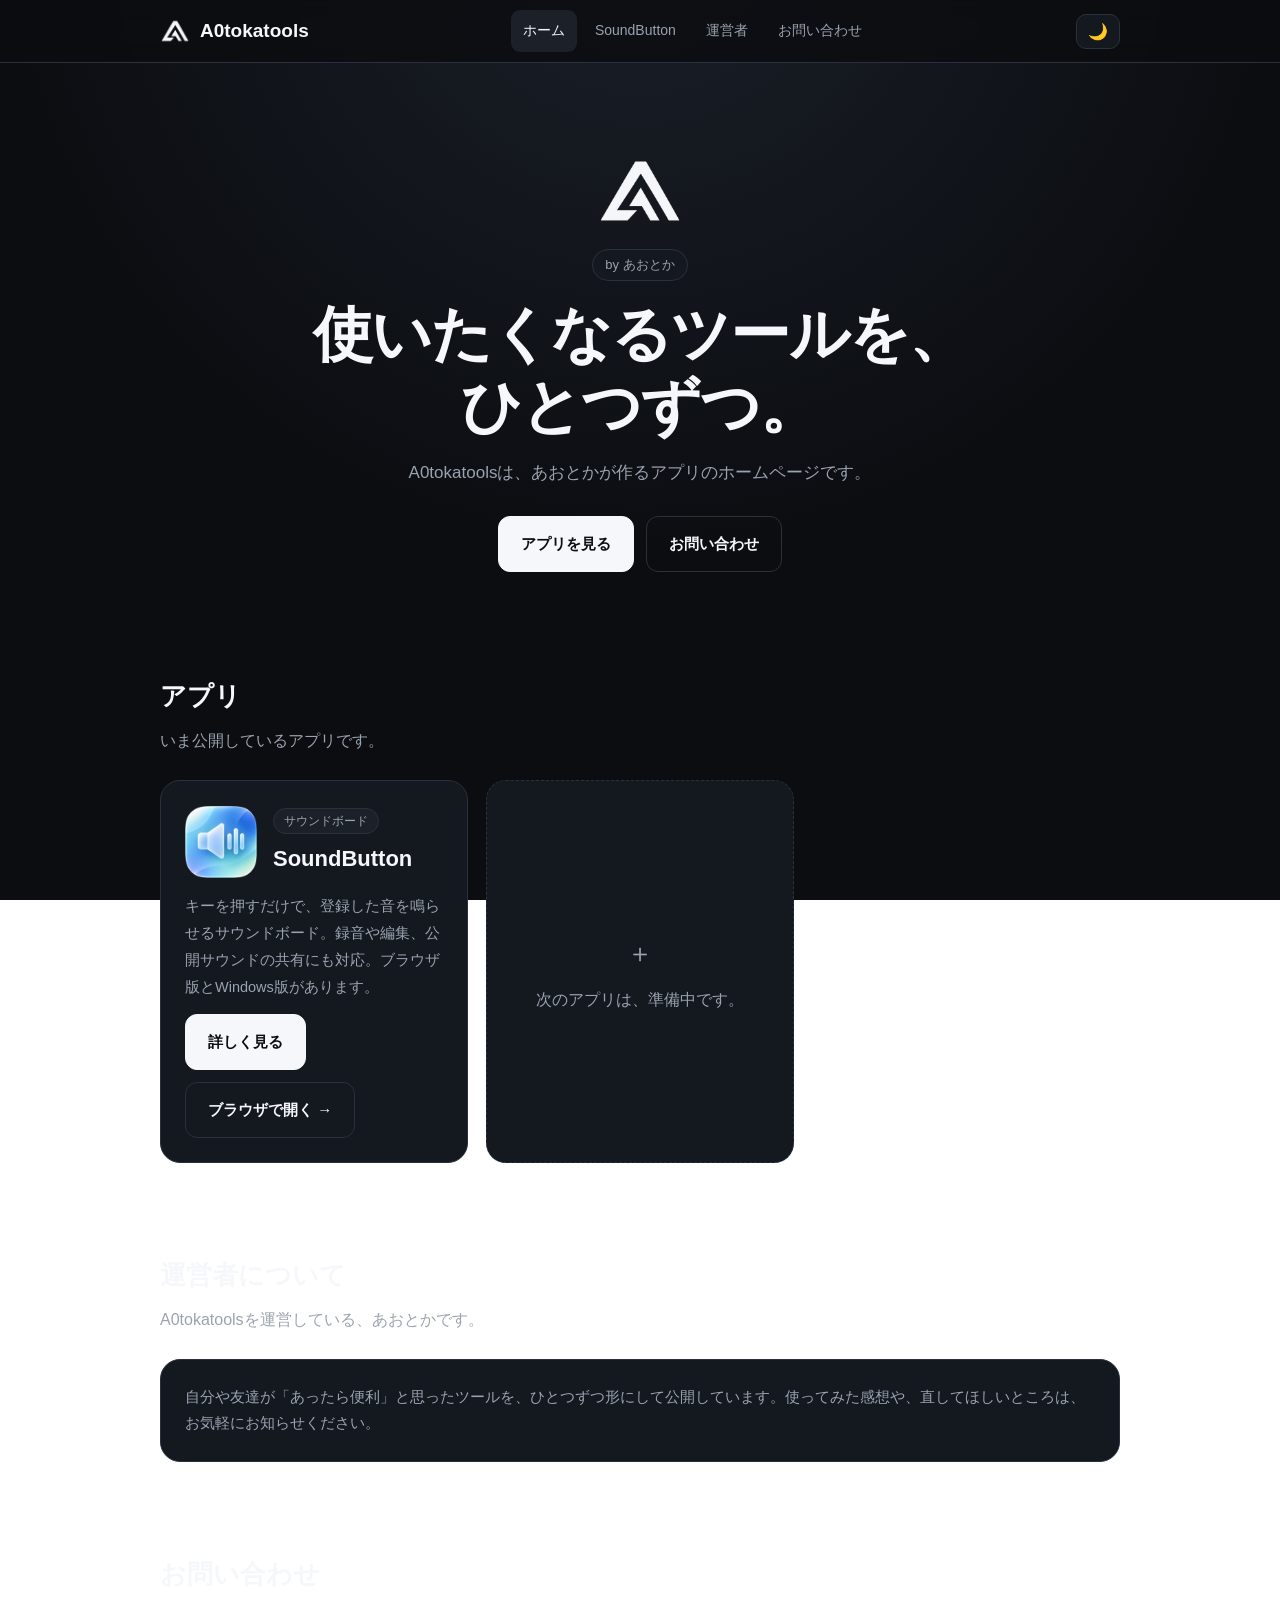
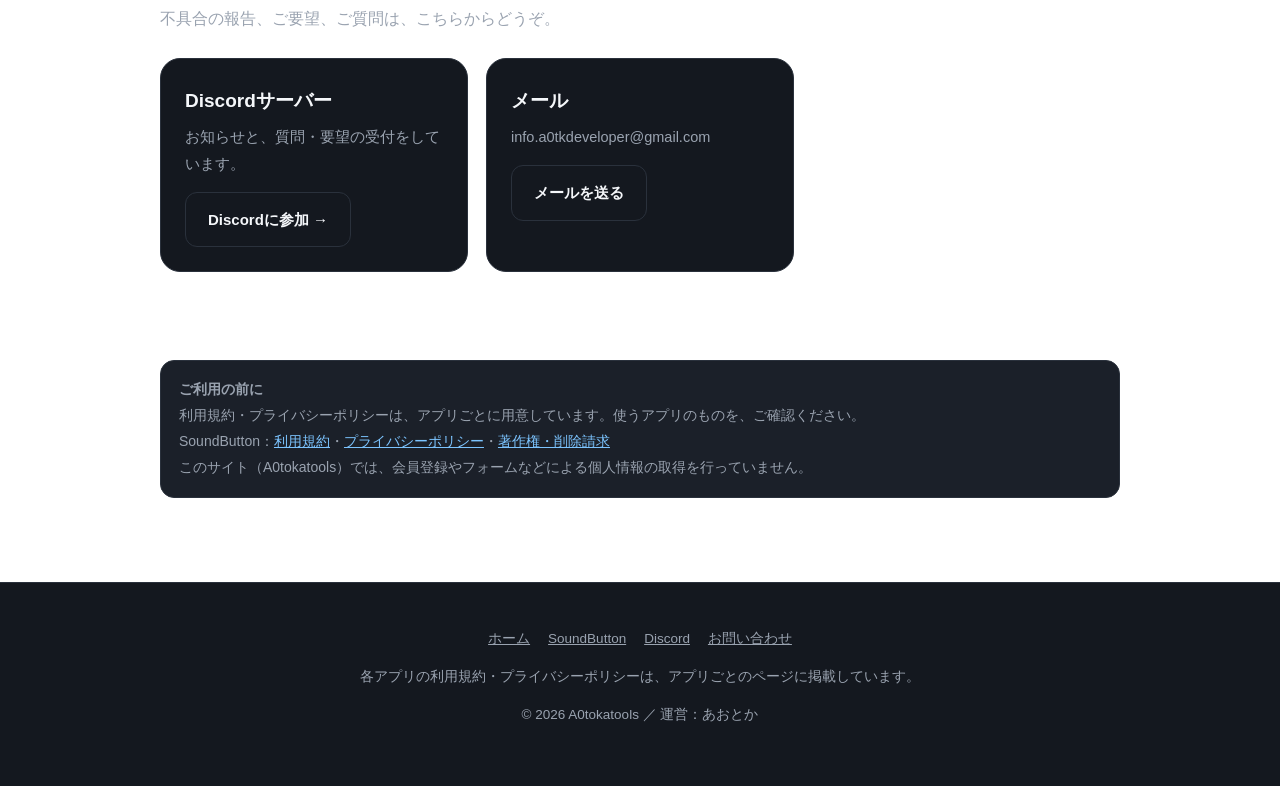
<file: a0tokatools-site/index.html>
<!DOCTYPE html><html lang="ja"><head><meta charset="UTF-8"><meta name="viewport" content="width=device-width,initial-scale=1,viewport-fit=cover"><link rel="icon" href="favicon-64.png" type="image/png"><link rel="apple-touch-icon" href="apple-touch-icon.png"><link rel="stylesheet" href="style.css"><script>try{document.documentElement.dataset.theme=localStorage.getItem("a0_theme")||"dark"}catch(e){document.documentElement.dataset.theme="dark"}</script><title>A0tokatools | あおとかのアプリ置き場</title><meta name="description" content="あおとかが作るアプリのホームページ。サウンドボード「SoundButton」など。"><meta property="og:title" content="A0tokatools"><meta property="og:description" content="あおとかが作るアプリのホームページ。"><meta property="og:image" content="og-image.png"></head><body>
<header class="top"><div class="wrap"><a class="logo" href="./"><img class="li-dark" src="mark-white.png" alt="" width="30" height="30"><img class="li-light" src="mark-dark.png" alt="" width="30" height="30">A0tokatools</a>
<nav class="main"><a href="./" class="on">ホーム</a><a href="soundbutton.html" class="">SoundButton</a><a href="./#about">運営者</a><a href="./#contact">お問い合わせ</a></nav>
<span><button class="tbtn" id="theme" aria-label="テーマを切り替える">🌙</button> <button class="tbtn" id="navbtn" aria-label="メニュー">☰</button></span></div></header>
<main class="wrap">
  <div class="hero"><div class="hl"><img class="li-dark" src="mark-white.png" alt="A0tokatools" width="88" height="88"><img class="li-light" src="mark-dark.png" alt="A0tokatools" width="88" height="88"></div><span class="eyebrow">by あおとか</span><h1>使いたくなるツールを、<br>ひとつずつ。</h1><p>A0tokatoolsは、あおとかが作るアプリのホームページです。</p>
    <div class="actions" style="justify-content:center"><a class="btn primary" href="#apps">アプリを見る</a><a class="btn" href="#contact">お問い合わせ</a></div></div>

  <section id="apps"><h2>アプリ</h2><p class="lead">いま公開しているアプリです。</p>
    <div class="grid">
      <div class="card appcard">
        <div class="head"><div><img class="li-dark" src="icon-dark-180.png" alt="SoundButton"><img class="li-light" src="icon-light-512.png" alt="SoundButton"></div><div><span class="tag">サウンドボード</span><h3 style="margin:4px 0 0;font-size:22px">SoundButton</h3></div></div>
        <p>キーを押すだけで、登録した音を鳴らせるサウンドボード。録音や編集、公開サウンドの共有にも対応。ブラウザ版とWindows版があります。</p>
        <div class="actions"><a class="btn primary" href="soundbutton.html">詳しく見る</a><a class="btn" data-link="app">ブラウザで開く →</a></div>
      </div>
      <div class="card soon"><div><div class="ic">＋</div>次のアプリは、準備中です。</div></div>
    </div></section>

  <section id="about"><h2>運営者について</h2><p class="lead">A0tokatoolsを運営している、あおとかです。</p>
    <div class="card"><p>自分や友達が「あったら便利」と思ったツールを、ひとつずつ形にして公開しています。使ってみた感想や、直してほしいところは、お気軽にお知らせください。</p></div></section>

  <section id="contact"><h2>お問い合わせ</h2><p class="lead">不具合の報告、ご要望、ご質問は、こちらからどうぞ。</p>
    <div class="grid"><div class="card"><h3>Discordサーバー</h3><p>お知らせと、質問・要望の受付をしています。</p><p style="margin-top:14px"><a class="btn" data-link="discord">Discordに参加 →</a></p></div>
    <div class="card"><h3>メール</h3><p data-mail></p><p style="margin-top:14px"><a class="btn" data-link="mail">メールを送る</a></p></div></div></section>

  <section><div class="notice"><b>ご利用の前に</b><br>利用規約・プライバシーポリシーは、アプリごとに用意しています。使うアプリのものを、ご確認ください。<br>
    SoundButton：<a data-link="terms">利用規約</a>・<a data-link="privacy">プライバシーポリシー</a>・<a data-link="copyright">著作権・削除請求</a><br>
    このサイト（A0tokatools）では、会員登録やフォームなどによる個人情報の取得を行っていません。</div></section>
</main>
<footer><div class="wrap"><p><a href="./">ホーム</a><a href="soundbutton.html">SoundButton</a><a data-link="discord">Discord</a><a data-link="mail">お問い合わせ</a></p><p>各アプリの利用規約・プライバシーポリシーは、アプリごとのページに掲載しています。</p><p>© 2026 A0tokatools ／ 運営：あおとか</p></div></footer><script src="site.js"></script></body></html>
</file>
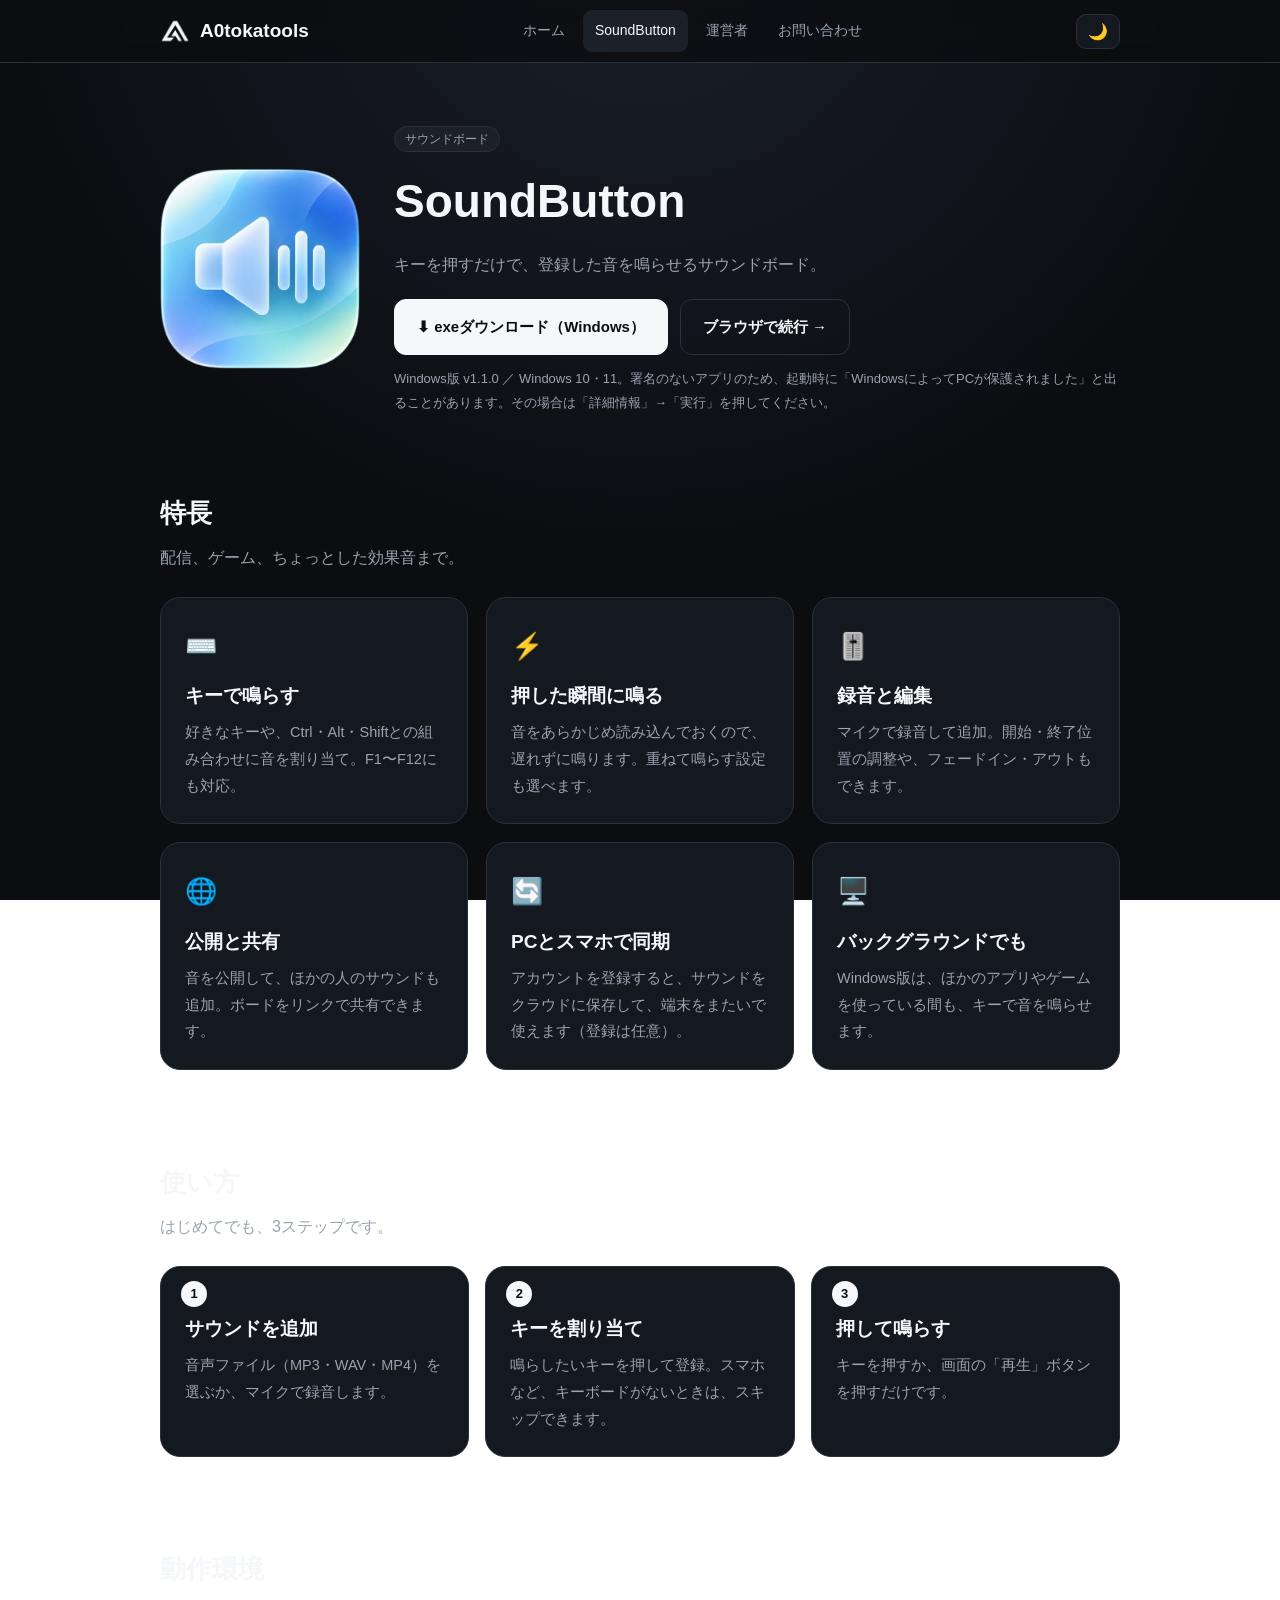
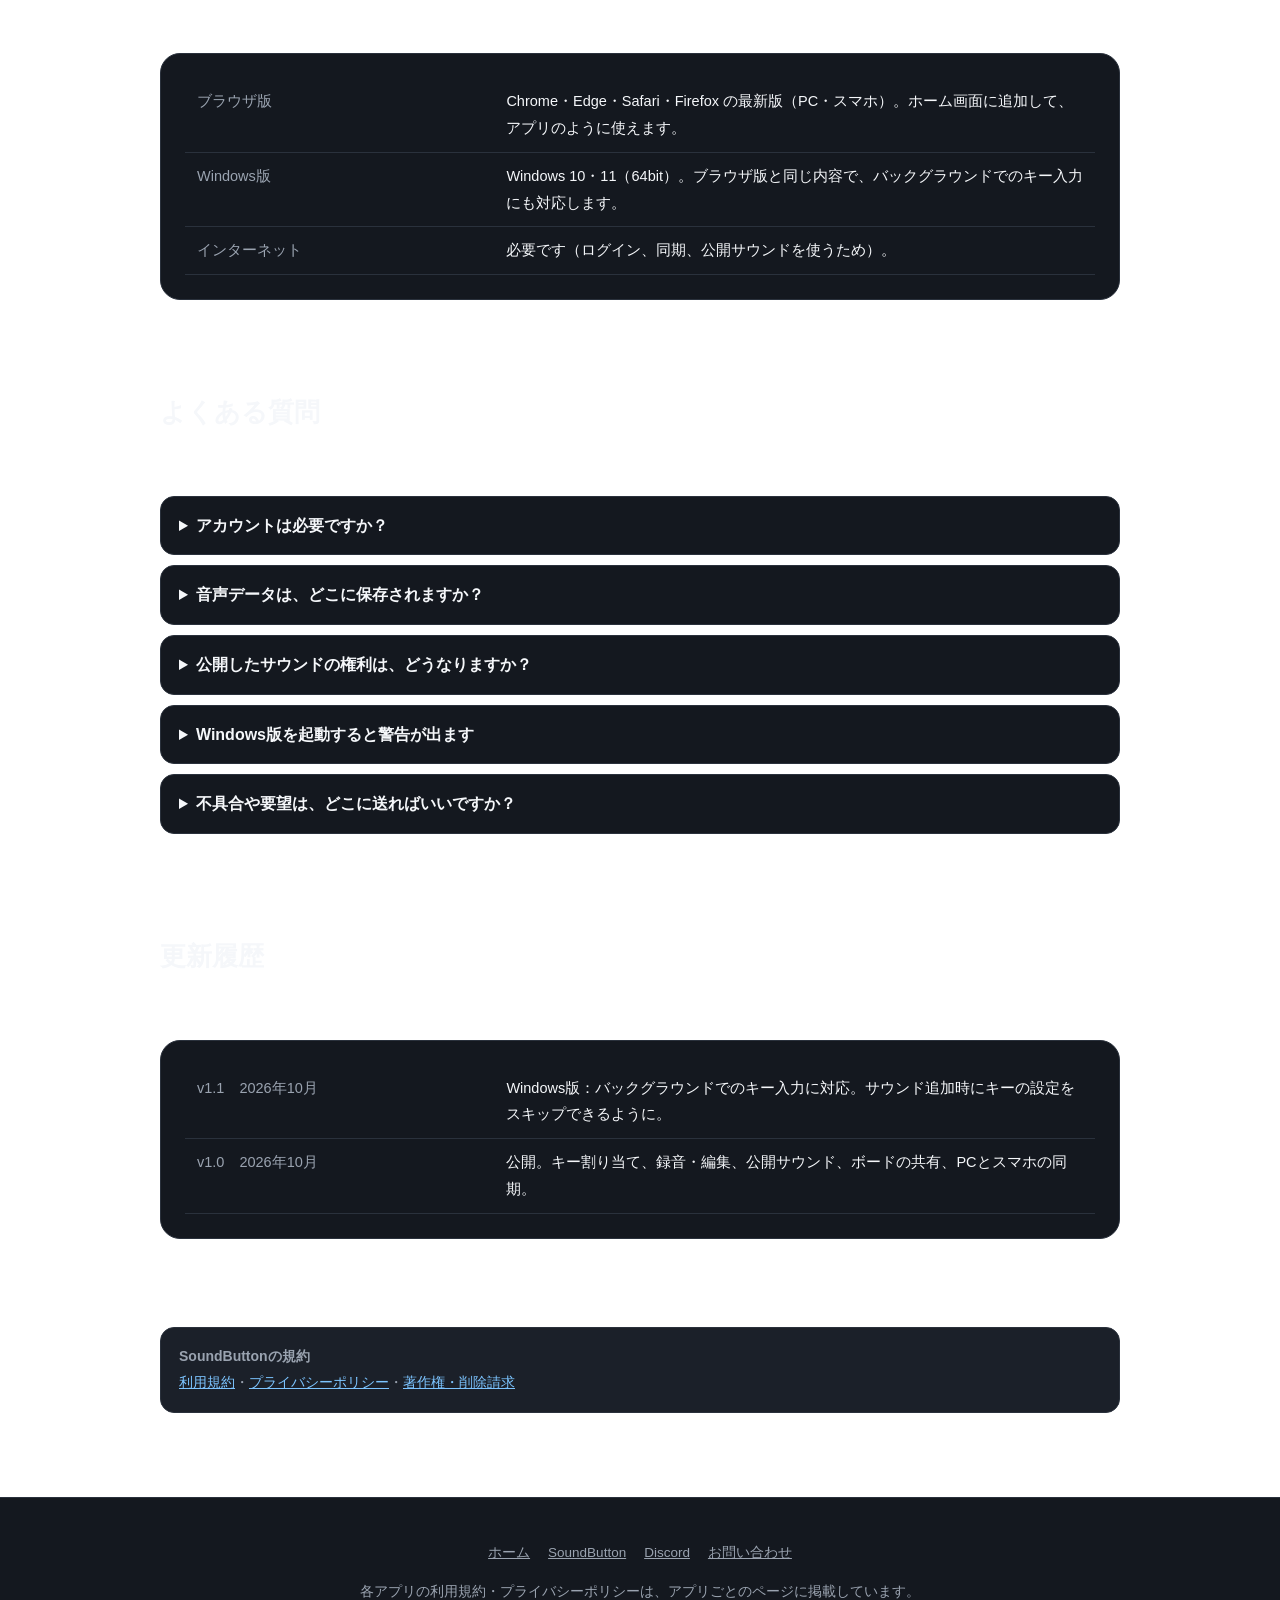
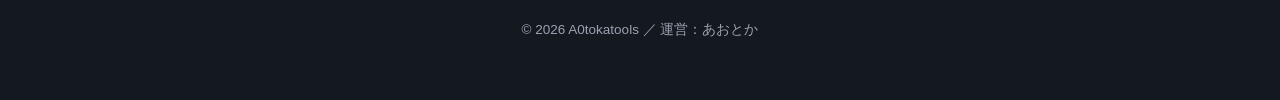
<file: a0tokatools-site/soundbutton.html>
<!DOCTYPE html><html lang="ja"><head><meta charset="UTF-8"><meta name="viewport" content="width=device-width,initial-scale=1,viewport-fit=cover"><link rel="icon" href="favicon-64.png" type="image/png"><link rel="apple-touch-icon" href="apple-touch-icon.png"><link rel="stylesheet" href="style.css"><script>try{document.documentElement.dataset.theme=localStorage.getItem("a0_theme")||"dark"}catch(e){document.documentElement.dataset.theme="dark"}</script><title>SoundButton | A0tokatools</title><meta name="description" content="キーを押すだけで音を鳴らせるサウンドボード「SoundButton」。ブラウザ版とWindows版。"><meta property="og:title" content="SoundButton"><meta property="og:description" content="キーを押すだけで音を鳴らせるサウンドボード。"><meta property="og:image" content="og-image.png"></head><body>
<header class="top"><div class="wrap"><a class="logo" href="./"><img class="li-dark" src="mark-white.png" alt="" width="30" height="30"><img class="li-light" src="mark-dark.png" alt="" width="30" height="30">A0tokatools</a>
<nav class="main"><a href="./" class="">ホーム</a><a href="soundbutton.html" class="on">SoundButton</a><a href="./#about">運営者</a><a href="./#contact">お問い合わせ</a></nav>
<span><button class="tbtn" id="theme" aria-label="テーマを切り替える">🌙</button> <button class="tbtn" id="navbtn" aria-label="メニュー">☰</button></span></div></header>
<main class="wrap">
  <div class="pd"><div><img class="li-dark" src="icon-dark-512.png" alt="SoundButton"><img class="li-light" src="icon-light-512.png" alt="SoundButton"></div>
    <div><span class="tag">サウンドボード</span><h1>SoundButton</h1><p>キーを押すだけで、登録した音を鳴らせるサウンドボード。</p>
      <div class="actions"><a class="btn primary" data-dl href="#">⬇ exeダウンロード（Windows）</a><a class="btn" data-link="app">ブラウザで続行 →</a></div>
      <div class="note">Windows版 v<span data-version></span> ／ Windows 10・11。署名のないアプリのため、起動時に「WindowsによってPCが保護されました」と出ることがあります。その場合は「詳細情報」→「実行」を押してください。</div></div></div>

  <section><h2>特長</h2><p class="lead">配信、ゲーム、ちょっとした効果音まで。</p>
    <div class="grid">
      <div class="card"><div class="ic">⌨️</div><h3>キーで鳴らす</h3><p>好きなキーや、Ctrl・Alt・Shiftとの組み合わせに音を割り当て。F1〜F12にも対応。</p></div>
      <div class="card"><div class="ic">⚡</div><h3>押した瞬間に鳴る</h3><p>音をあらかじめ読み込んでおくので、遅れずに鳴ります。重ねて鳴らす設定も選べます。</p></div>
      <div class="card"><div class="ic">🎚️</div><h3>録音と編集</h3><p>マイクで録音して追加。開始・終了位置の調整や、フェードイン・アウトもできます。</p></div>
      <div class="card"><div class="ic">🌐</div><h3>公開と共有</h3><p>音を公開して、ほかの人のサウンドも追加。ボードをリンクで共有できます。</p></div>
      <div class="card"><div class="ic">🔄</div><h3>PCとスマホで同期</h3><p>アカウントを登録すると、サウンドをクラウドに保存して、端末をまたいで使えます（登録は任意）。</p></div>
      <div class="card"><div class="ic">🖥️</div><h3>バックグラウンドでも</h3><p>Windows版は、ほかのアプリやゲームを使っている間も、キーで音を鳴らせます。</p></div>
    </div></section>

  <section><h2>使い方</h2><p class="lead">はじめてでも、3ステップです。</p>
    <div class="steps"><div class="card"><h3>サウンドを追加</h3><p>音声ファイル（MP3・WAV・MP4）を選ぶか、マイクで録音します。</p></div>
    <div class="card"><h3>キーを割り当て</h3><p>鳴らしたいキーを押して登録。スマホなど、キーボードがないときは、スキップできます。</p></div>
    <div class="card"><h3>押して鳴らす</h3><p>キーを押すか、画面の「再生」ボタンを押すだけです。</p></div></div></section>

  <section><h2>動作環境</h2><p class="lead">&nbsp;</p>
    <div class="card"><table>
      <tr><th>ブラウザ版</th><td>Chrome・Edge・Safari・Firefox の最新版（PC・スマホ）。ホーム画面に追加して、アプリのように使えます。</td></tr>
      <tr><th>Windows版</th><td>Windows 10・11（64bit）。ブラウザ版と同じ内容で、バックグラウンドでのキー入力にも対応します。</td></tr>
      <tr><th>インターネット</th><td>必要です（ログイン、同期、公開サウンドを使うため）。</td></tr></table></div></section>

  <section><h2>よくある質問</h2><p class="lead">&nbsp;</p>
    <details><summary>アカウントは必要ですか？</summary><p>いいえ。登録しなくても、ゲストとして使えます。同期、サウンドの公開、ボードの共有を使うときだけ、アカウントが必要です。</p></details>
    <details><summary>音声データは、どこに保存されますか？</summary><p>ゲストのときは、使っている端末の中だけに保存されます。ログインすると、クラウドにも保存され、ほかの端末で使えるようになります。</p></details>
    <details><summary>公開したサウンドの権利は、どうなりますか？</summary><p>権利は、投稿した本人にあります。市販の楽曲など、権利のない音源は公開できません。詳しくは、SoundButtonの利用規約・著作権のページをご確認ください。</p></details>
    <details><summary>Windows版を起動すると警告が出ます</summary><p>署名のないアプリのため、Windows SmartScreenの警告が出ることがあります。「詳細情報」→「実行」を押すと起動できます。</p></details>
    <details><summary>不具合や要望は、どこに送ればいいですか？</summary><p>Discordサーバーまたはメールでお知らせください。エラーが出たときは、画面の「エラーコード」を添えていただけると助かります。</p></details></section>

  <section><h2>更新履歴</h2><p class="lead">&nbsp;</p>
    <div class="card"><table>
      <tr><th>v1.1　2026年10月</th><td>Windows版：バックグラウンドでのキー入力に対応。サウンド追加時にキーの設定をスキップできるように。</td></tr>
      <tr><th>v1.0　2026年10月</th><td>公開。キー割り当て、録音・編集、公開サウンド、ボードの共有、PCとスマホの同期。</td></tr></table></div></section>

  <section><div class="notice"><b>SoundButtonの規約</b><br><a data-link="terms">利用規約</a>・<a data-link="privacy">プライバシーポリシー</a>・<a data-link="copyright">著作権・削除請求</a></div></section>
</main>
<footer><div class="wrap"><p><a href="./">ホーム</a><a href="soundbutton.html">SoundButton</a><a data-link="discord">Discord</a><a data-link="mail">お問い合わせ</a></p><p>各アプリの利用規約・プライバシーポリシーは、アプリごとのページに掲載しています。</p><p>© 2026 A0tokatools ／ 運営：あおとか</p></div></footer><script src="site.js"></script></body></html>
</file>
<file: a0tokatools-site/style.css>
:root{--bg:#0b0d11;--panel:#14181f;--panel2:#1b2029;--border:#2a313c;--text:#f5f7fa;--muted:#9aa3b0;--accent:#7cc4ff}
html[data-theme=light]{--bg:#f4f6f9;--panel:#fff;--panel2:#eef1f5;--border:#dfe3ea;--text:#161a21;--muted:#6a7381;--accent:#1769c2}
*{box-sizing:border-box}html{scroll-behavior:smooth}
body{margin:0;min-height:100vh;background:radial-gradient(circle at 50% -10%,var(--panel2) 0,var(--bg) 55%) fixed;color:var(--text);font-family:"Inter","Noto Sans JP","Hiragino Sans","Yu Gothic",sans-serif;line-height:1.85;-webkit-font-smoothing:antialiased}
a{color:var(--accent)}img{max-width:100%}
.wrap{max-width:1000px;margin:auto;padding:0 20px}
header.top{position:sticky;top:0;z-index:20;backdrop-filter:blur(10px);background:color-mix(in srgb,var(--bg) 82%,transparent);border-bottom:1px solid var(--border)}
header.top .wrap{display:flex;align-items:center;justify-content:space-between;height:62px}
.logo{display:flex;align-items:center;gap:10px;font-weight:700;font-size:19px;color:var(--text);text-decoration:none}
.mark{width:32px;height:32px;border-radius:9px;background:var(--text);color:var(--bg);display:grid;place-items:center;font-size:14px;font-weight:800}
nav.main{display:flex;align-items:center;gap:6px}nav.main a{color:var(--muted);text-decoration:none;padding:8px 12px;border-radius:9px;font-size:14px}nav.main a:hover,nav.main a.on{color:var(--text);background:var(--panel2)}
.tbtn{border:1px solid var(--border);background:var(--panel);color:var(--text);border-radius:10px;padding:7px 11px;cursor:pointer;font-size:16px}
#navbtn{display:none}
.hero{text-align:center;padding:84px 0 56px}
.hero .eyebrow{display:inline-block;padding:3px 12px;border:1px solid var(--border);border-radius:99px;color:var(--muted);font-size:13px;background:var(--panel)}
.hero h1{font-size:clamp(34px,7vw,60px);line-height:1.2;margin:18px 0 14px;letter-spacing:-.02em}
.hero p{max-width:560px;margin:0 auto 28px;color:var(--muted);font-size:17px}
.btn{display:inline-flex;align-items:center;justify-content:center;gap:8px;padding:13px 22px;border-radius:12px;font-weight:700;font-size:15px;text-decoration:none;border:1px solid var(--border);cursor:pointer;min-height:46px;background:transparent;color:var(--text)}
.btn.primary{background:var(--text);color:var(--bg);border-color:var(--text)}.btn:hover{filter:brightness(1.08)}
.btn[aria-disabled=true]{opacity:.5;pointer-events:none}.actions{display:flex;gap:12px;flex-wrap:wrap}
section{padding:44px 0}section h2{font-size:26px;margin:0 0 6px}section .lead{color:var(--muted);margin:0 0 24px}
.grid{display:grid;grid-template-columns:repeat(auto-fill,minmax(280px,1fr));gap:18px}
.card{background:var(--panel);border:1px solid var(--border);border-radius:20px;padding:24px}
.card h3{margin:0 0 6px;font-size:19px}.card p{margin:0;color:var(--muted);font-size:14.5px}
.appcard{display:flex;flex-direction:column;gap:14px}.appcard .head{display:flex;gap:16px;align-items:center}.appcard img{width:72px;height:72px;object-fit:contain}
.li-light{display:none}html[data-theme=light] .li-dark{display:none}html[data-theme=light] .li-light{display:block}
.tag{display:inline-block;padding:1px 10px;border-radius:99px;background:var(--panel2);border:1px solid var(--border);color:var(--muted);font-size:12px}
.soon{border-style:dashed;display:grid;place-items:center;text-align:center;min-height:200px;color:var(--muted)}
.ic{font-size:26px;margin-bottom:8px}
.steps{counter-reset:s;display:grid;grid-template-columns:repeat(auto-fit,minmax(220px,1fr));gap:16px}.steps .card{position:relative;padding-top:44px}.steps .card::before{counter-increment:s;content:counter(s);position:absolute;top:14px;left:20px;width:26px;height:26px;border-radius:50%;background:var(--text);color:var(--bg);display:grid;place-items:center;font-weight:700;font-size:13px}
.pd{display:grid;grid-template-columns:200px 1fr;gap:34px;align-items:center;padding:60px 0 30px}.pd img{width:200px;height:200px;object-fit:contain}
.pd h1{font-size:clamp(30px,6vw,46px);margin:6px 0}.pd p{color:var(--muted);margin:0 0 20px}
.note{font-size:13px;color:var(--muted);margin-top:12px}
details{background:var(--panel);border:1px solid var(--border);border-radius:14px;padding:14px 18px;margin-bottom:10px}summary{cursor:pointer;font-weight:700}details p{color:var(--muted);margin:10px 0 0}
table{width:100%;border-collapse:collapse;font-size:14.5px}td,th{padding:10px 12px;border-bottom:1px solid var(--border);text-align:left;vertical-align:top}th{color:var(--muted);font-weight:500;width:34%}
footer{margin-top:40px;border-top:1px solid var(--border);background:var(--panel)}footer .wrap{padding:30px 20px 44px;text-align:center;color:var(--muted);font-size:13.5px}footer a{color:inherit;margin:0 9px;text-decoration:underline}
.notice{background:var(--panel2);border:1px solid var(--border);border-radius:14px;padding:16px 18px;color:var(--muted);font-size:14px}
@media(max-width:720px){#navbtn{display:inline-block}nav.main{display:none;position:absolute;top:62px;left:0;right:0;flex-direction:column;align-items:stretch;background:var(--panel);border-bottom:1px solid var(--border);padding:10px 16px}body.navopen nav.main{display:flex}.hero{padding:56px 0 36px}.pd{grid-template-columns:1fr;text-align:center;padding-top:40px}.pd img{margin:auto;width:130px;height:130px}.actions{justify-content:center}.btn{width:100%}th{width:40%}}

.logo img{width:30px;height:30px;object-fit:contain}.hl{margin:0 auto 14px;height:88px}.hl img{height:88px;width:88px;object-fit:contain}

.li-dark{display:block}.hl{display:flex;justify-content:center}.logo img,.appcard .head img{flex:none}
</file>
